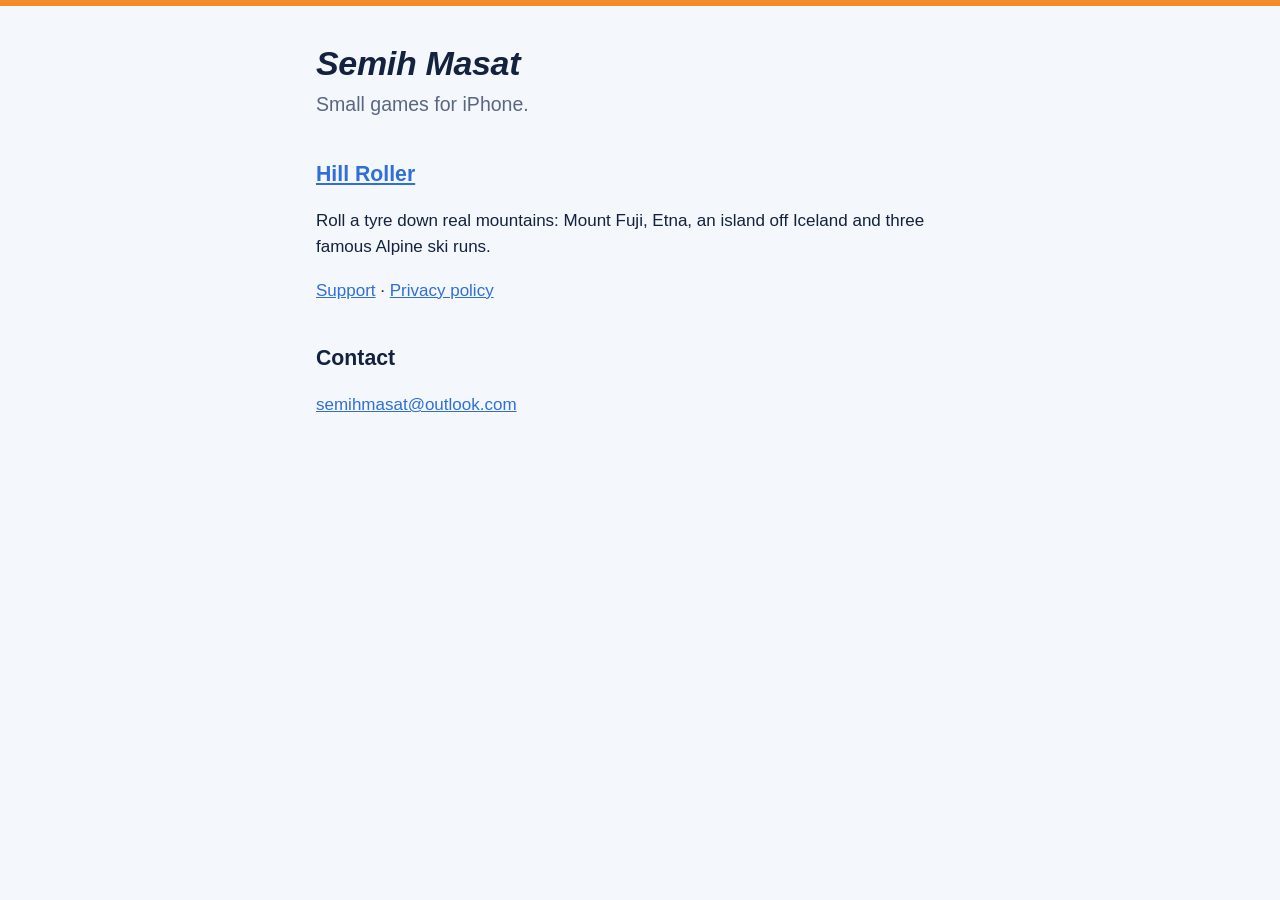
<file: index.html>
<!doctype html>
<html lang="en">
<head>
<meta charset="utf-8">
<meta name="viewport" content="width=device-width, initial-scale=1">
<title>Semih Masat · games</title>
<link rel="stylesheet" href="hill-roller/style.css">
</head>
<body>
<main>
<h1>Semih Masat</h1>
<p class="lead">Small games for iPhone.</p>

<h2><a href="hill-roller/">Hill Roller</a></h2>
<p>Roll a tyre down real mountains: Mount Fuji, Etna, an island off Iceland and three famous Alpine ski runs.</p>
<p><a href="hill-roller/">Support</a> · <a href="hill-roller/privacy.html">Privacy policy</a></p>

<h2>Contact</h2>
<p><a href="mailto:semihmasat@outlook.com">semihmasat@outlook.com</a></p>
</main>
</body>
</html>
</file>
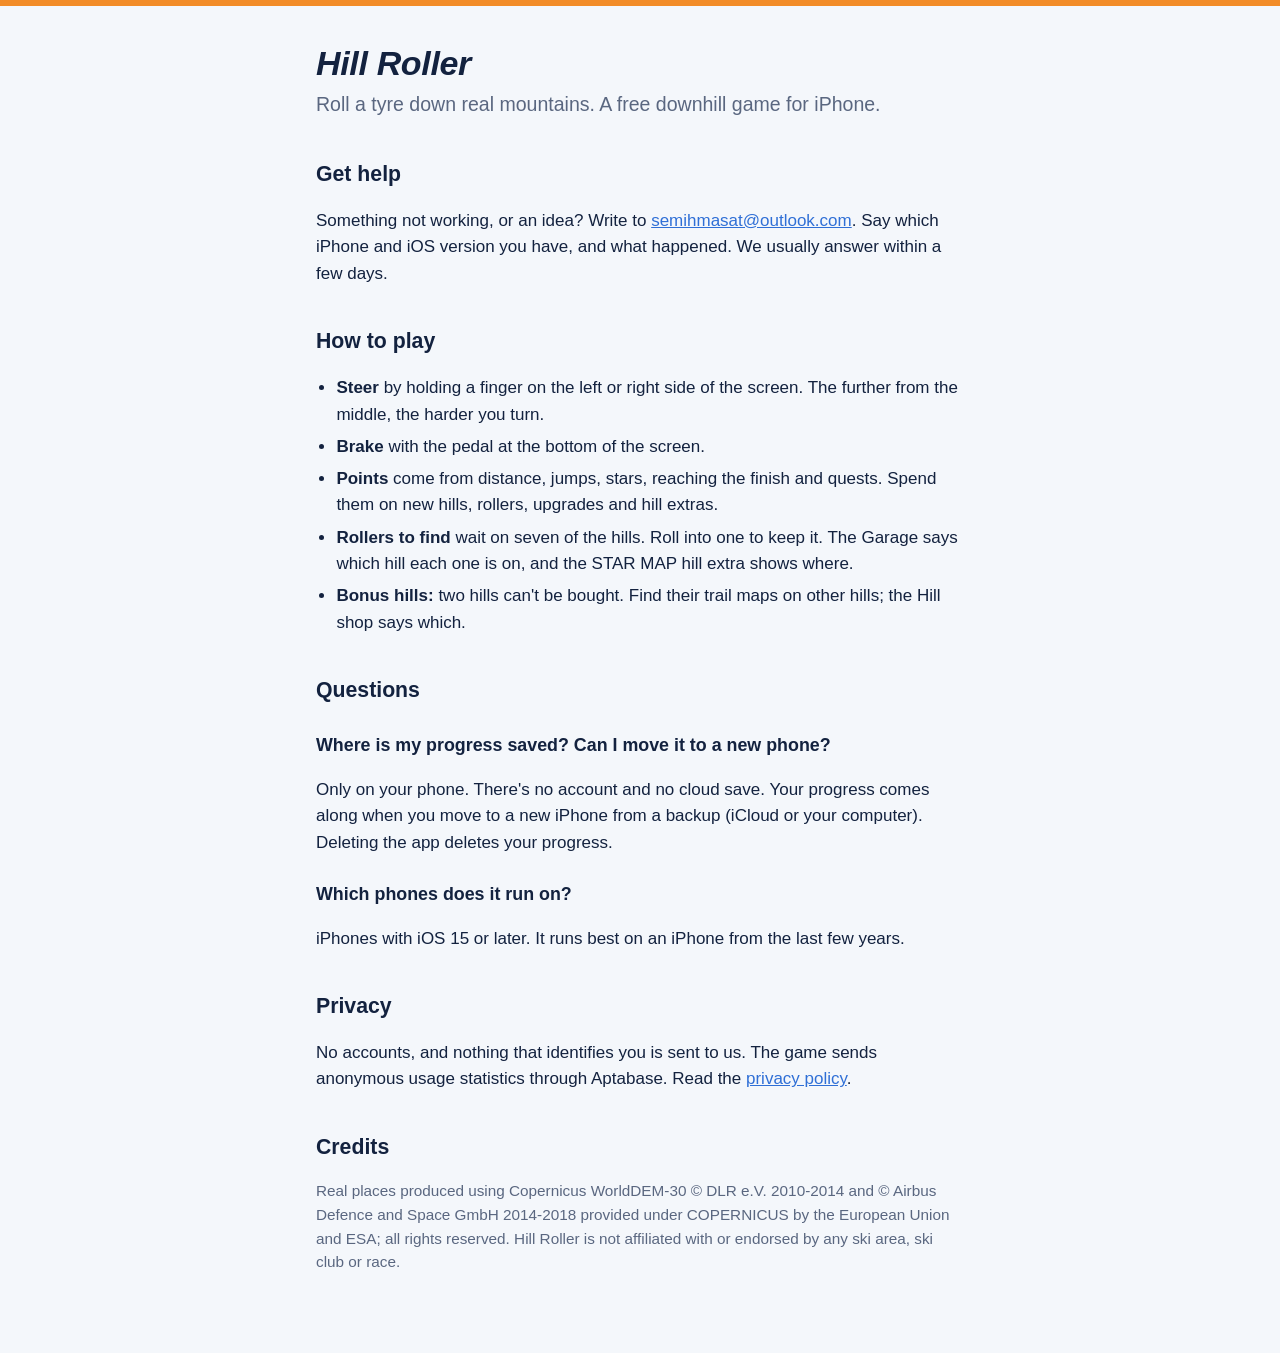
<file: hill-roller/index.html>
<!doctype html>
<html lang="en">
<head>
<meta charset="utf-8">
<meta name="viewport" content="width=device-width, initial-scale=1">
<title>Hill Roller support</title>
<link rel="stylesheet" href="style.css">
</head>
<body>
<main>
<h1>Hill Roller</h1>
<p class="lead">Roll a tyre down real mountains. A free downhill game for iPhone.</p>

<h2>Get help</h2>
<p>Something not working, or an idea? Write to <a href="mailto:semihmasat@outlook.com">semihmasat@outlook.com</a>. Say which iPhone and iOS
version you have, and what happened. We usually answer within a few days.</p>

<h2>How to play</h2>
<ul>
<li><strong>Steer</strong> by holding a finger on the left or right side of the screen. The further from the middle,
the harder you turn.</li>
<li><strong>Brake</strong> with the pedal at the bottom of the screen.</li>
<li><strong>Points</strong> come from distance, jumps, stars, reaching the finish and quests. Spend them on new hills,
rollers, upgrades and hill extras.</li>
<li><strong>Rollers to find</strong> wait on seven of the hills. Roll into one to keep it. The Garage says which hill
each one is on, and the STAR MAP hill extra shows where.</li>
<li><strong>Bonus hills:</strong> two hills can't be bought. Find their trail maps on other hills; the Hill shop says
which.</li>
</ul>

<h2>Questions</h2>
<h3>Where is my progress saved? Can I move it to a new phone?</h3>
<p>Only on your phone. There's no account and no cloud save. Your progress comes along when you move to a new iPhone
from a backup (iCloud or your computer). Deleting the app deletes your progress.</p>

<h3>Which phones does it run on?</h3>
<p>iPhones with iOS 15 or later. It runs best on an iPhone from the last few years.</p>

<h2>Privacy</h2>
<p>No accounts, and nothing that identifies you is sent to us. The game sends anonymous usage statistics through
Aptabase. Read the <a href="privacy.html">privacy policy</a>.</p>

<h2>Credits</h2>
<p class="small">Real places produced using Copernicus WorldDEM-30 © DLR e.V. 2010-2014 and © Airbus Defence and Space
GmbH 2014-2018 provided under COPERNICUS by the European Union and ESA; all rights reserved. Hill Roller is not
affiliated with or endorsed by any ski area, ski club or race.</p>
</main>
</body>
</html>
</file>
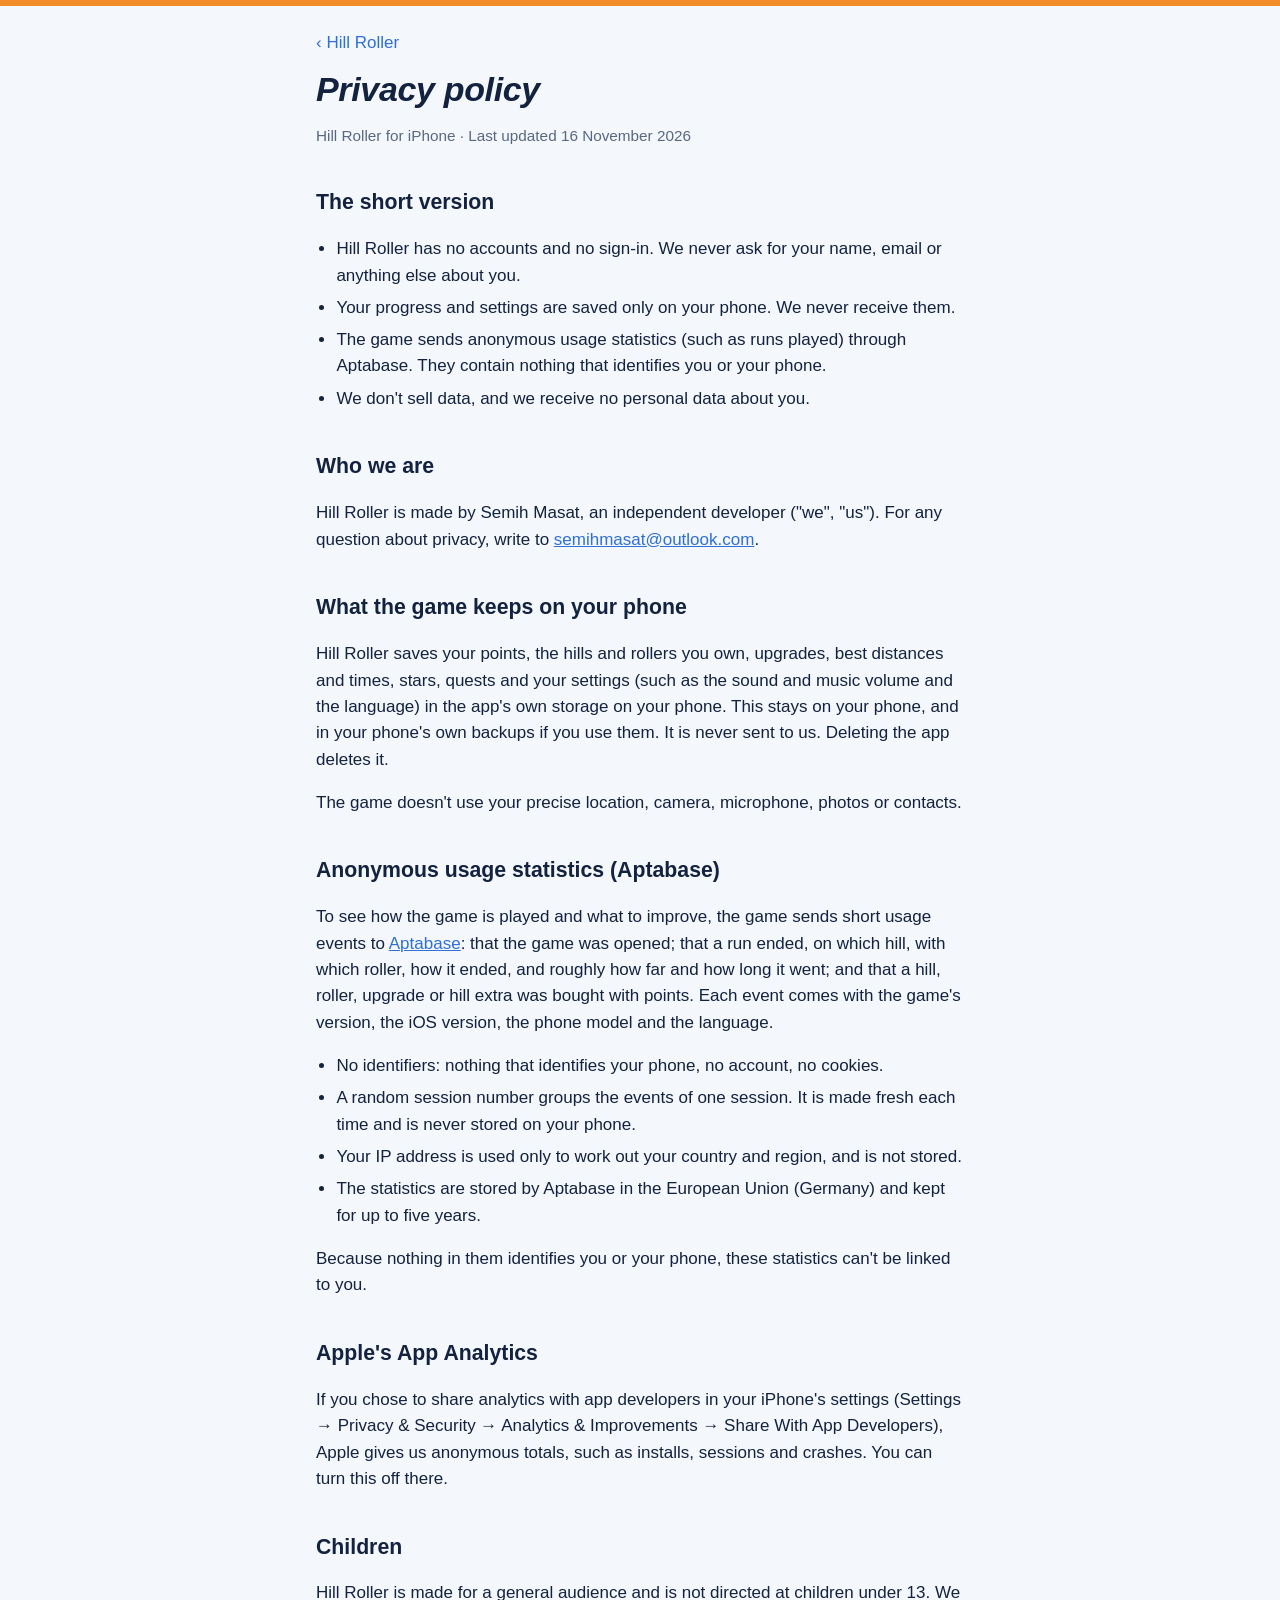
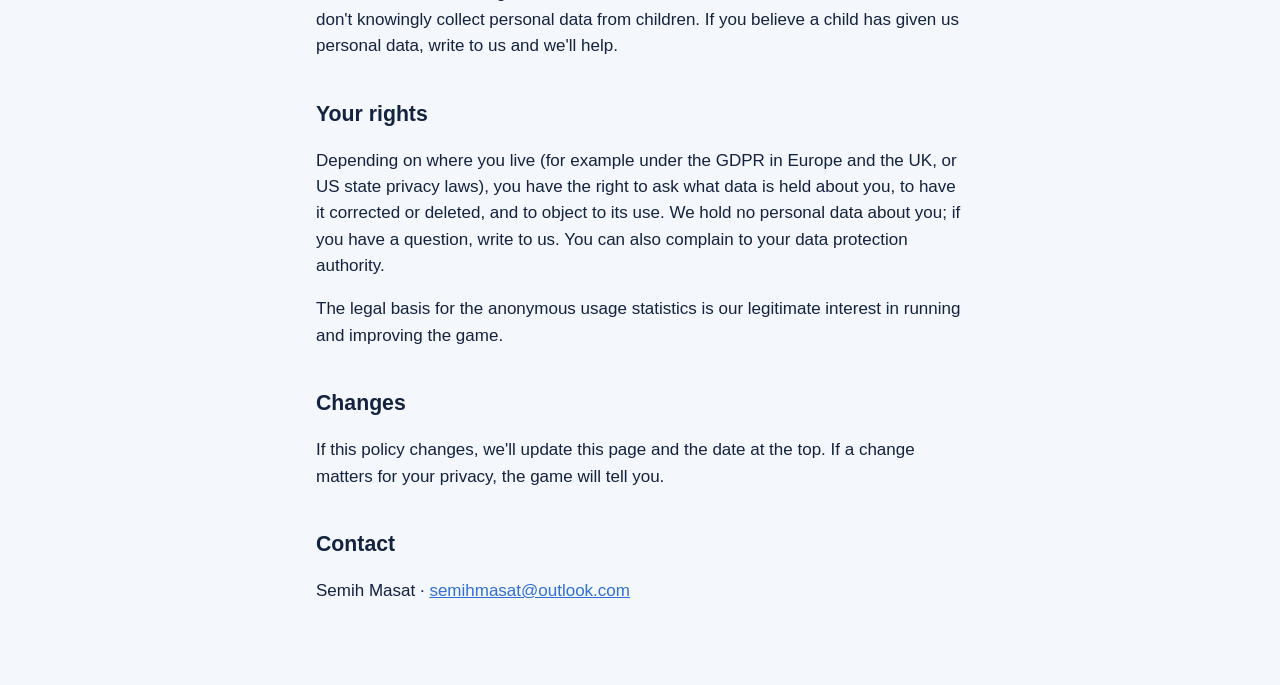
<file: hill-roller/privacy.html>
<!doctype html>
<html lang="en">
<head>
<meta charset="utf-8">
<meta name="viewport" content="width=device-width, initial-scale=1">
<title>Hill Roller privacy policy</title>
<link rel="stylesheet" href="style.css">
</head>
<body>
<main>
<p class="back"><a href="./">‹ Hill Roller</a></p>
<h1>Privacy policy</h1>
<p class="meta">Hill Roller for iPhone · Last updated 16 November 2026</p>

<h2>The short version</h2>
<ul>
<li>Hill Roller has no accounts and no sign-in. We never ask for your name, email or anything else about you.</li>
<li>Your progress and settings are saved only on your phone. We never receive them.</li>
<li>The game sends anonymous usage statistics (such as runs played) through Aptabase. They contain nothing that
identifies you or your phone.</li>
<li>We don't sell data, and we receive no personal data about you.</li>
</ul>

<h2>Who we are</h2>
<p>Hill Roller is made by Semih Masat, an independent developer ("we", "us"). For any question about privacy, write to
<a href="mailto:semihmasat@outlook.com">semihmasat@outlook.com</a>.</p>

<h2>What the game keeps on your phone</h2>
<p>Hill Roller saves your points, the hills and rollers you own, upgrades, best distances and times, stars, quests and
your settings (such as the sound and music volume and the language) in the app's own storage on your phone. This
stays on your phone, and in your phone's own backups if you use them. It is never sent to us. Deleting the app deletes
it.</p>
<p>The game doesn't use your precise location, camera, microphone, photos or contacts.</p>

<h2>Anonymous usage statistics (Aptabase)</h2>
<p>To see how the game is played and what to improve, the game sends short usage events to
<a href="https://aptabase.com">Aptabase</a>: that the game was opened; that a run ended, on which hill, with which
roller, how it ended, and roughly how far and how long it went; and that a hill, roller, upgrade or hill extra was
bought with points. Each event comes with the game's version, the iOS version, the phone model and the
language.</p>
<ul>
<li>No identifiers: nothing that identifies your phone, no account, no cookies.</li>
<li>A random session number groups the events of one session. It is made fresh each time and is never stored on your
phone.</li>
<li>Your IP address is used only to work out your country and region, and is not stored.</li>
<li>The statistics are stored by Aptabase in the European Union (Germany) and kept for up to five years.</li>
</ul>
<p>Because nothing in them identifies you or your phone, these statistics can't be linked to you.</p>

<h2>Apple's App Analytics</h2>
<p>If you chose to share analytics with app developers in your iPhone's settings (Settings → Privacy &amp; Security →
Analytics &amp; Improvements → Share With App Developers), Apple gives us anonymous totals, such as installs, sessions
and crashes. You can turn this off there.</p>

<h2>Children</h2>
<p>Hill Roller is made for a general audience and is not directed at children under 13. We don't knowingly collect
personal data from children. If you believe a child has given us personal data, write to us and we'll help.</p>

<h2>Your rights</h2>
<p>Depending on where you live (for example under the GDPR in Europe and the UK, or US state privacy laws), you have the
right to ask what data is held about you, to have it corrected or deleted, and to object to its use. We hold no
personal data about you; if you have a question, write to us. You can also complain to your data protection
authority.</p>
<p>The legal basis for the anonymous usage statistics is our legitimate interest in running and improving the
game.</p>

<h2>Changes</h2>
<p>If this policy changes, we'll update this page and the date at the top. If a change matters for your privacy, the
game will tell you.</p>

<h2>Contact</h2>
<p>Semih Masat · <a href="mailto:semihmasat@outlook.com">semihmasat@outlook.com</a></p>
</main>
</body>
</html>
</file>
<file: hill-roller/style.css>
:root {
  --bg: #f4f7fb;
  --text: #13223f;
  --muted: #5a6780;
  --accent: #2f6fd6;
  --stripe: #f28c28;
}
@media (prefers-color-scheme: dark) {
  :root {
    --bg: #0f1a2e;
    --text: #e8eef8;
    --muted: #9fb0cc;
    --accent: #7fb0ff;
  }
}
* { box-sizing: border-box; }
body {
  margin: 0;
  background: var(--bg);
  color: var(--text);
  font: 17px/1.55 -apple-system, BlinkMacSystemFont, "Segoe UI", Roboto, sans-serif;
  border-top: 6px solid var(--stripe);
}
main { max-width: 680px; margin: 0 auto; padding: 24px 16px 64px; }
h1 { font-size: 2em; line-height: 1.15; margin: 0.4em 0 0.2em; font-style: italic; letter-spacing: -0.01em; }
h2 { font-size: 1.25em; margin: 1.8em 0 0.4em; }
h3 { font-size: 1.05em; margin: 1.4em 0 0.2em; }
a { color: var(--accent); }
ul { padding-left: 1.2em; }
li { margin: 0.35em 0; }
.lead { font-size: 1.15em; color: var(--muted); margin-top: 0; }
.meta, .small { color: var(--muted); font-size: 0.9em; }
.back { margin: 0; }
.back a { text-decoration: none; }
</file>
